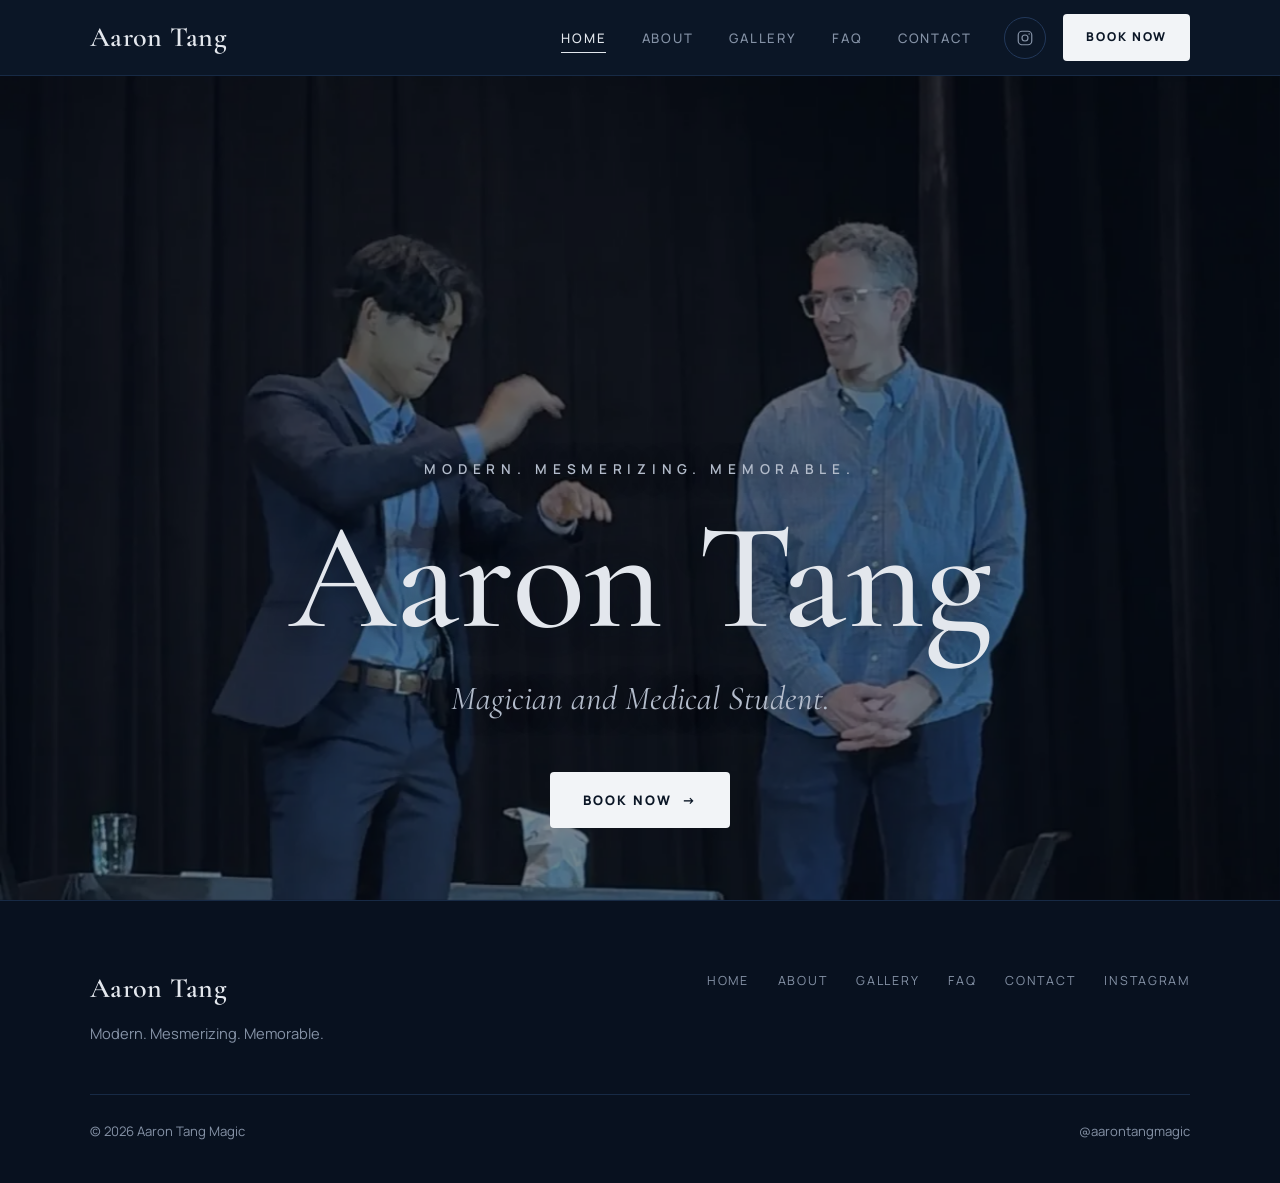
<file: index.html>
<!DOCTYPE html>
<html lang="en" class="no-js">
<head>
  <meta charset="utf-8">
  <meta name="viewport" content="width=device-width, initial-scale=1">
  <title>Aaron Tang | Magician and Medical Student</title>
  <meta name="description" content="Aaron Tang is a magician and medical student offering close-up, parlor and stage magic for weddings, birthdays, corporate events and fundraisers. Modern. Mesmerizing. Memorable.">
  <link rel="canonical" href="https://aarontangmagic.com/">
  <meta name="theme-color" content="#0b1626">
  <meta property="og:type" content="website">
  <meta property="og:site_name" content="Aaron Tang Magic">
  <meta property="og:title" content="Aaron Tang | Magician and Medical Student">
  <meta property="og:description" content="Aaron Tang is a magician and medical student offering close-up, parlor and stage magic for weddings, birthdays, corporate events and fundraisers. Modern. Mesmerizing. Memorable.">
  <meta property="og:url" content="https://aarontangmagic.com/">
  <meta property="og:image" content="https://aarontangmagic.com/assets/img/hero/stage-1600.jpg">
  <meta name="twitter:card" content="summary_large_image">
  <link rel="icon" href="/favicon.svg" type="image/svg+xml">
  <link rel="preconnect" href="https://fonts.googleapis.com">
  <link rel="preconnect" href="https://fonts.gstatic.com" crossorigin>
  <link rel="stylesheet" href="https://fonts.googleapis.com/css2?family=Cormorant+Garamond:ital,wght@0,500;0,600;1,500&family=Manrope:wght@400;500;600;700;800&display=swap">
  <link rel="stylesheet" href="/css/styles.css?v=3">
  <link rel="preload" as="image" type="image/webp" href="/assets/img/hero/stage-1600.webp" imagesrcset="/assets/img/hero/stage-800.webp 800w, /assets/img/hero/stage-1600.webp 1206w" imagesizes="100vw">
  <script type="application/ld+json">{"@context": "https://schema.org", "@type": "Person", "name": "Aaron Tang", "jobTitle": "Magician", "url": "https://aarontangmagic.com/", "image": "https://aarontangmagic.com/assets/img/hero/stage-1600.jpg", "description": "Close-up and stage magician available for private events, corporate events and charity performances.", "sameAs": ["https://www.instagram.com/aarontangmagic/"]}</script>
</head>
<body>
  <a class="skip-link" href="#main">Skip to content</a>
  <header class="site-header">
    <div class="container site-header__inner">
      <a class="brand" href="/">Aaron Tang</a>
      <nav class="nav" id="site-nav" aria-label="Main">
        <ul class="nav__list">
          <li><a class="nav__link" href="/" aria-current="page">Home</a></li>
          <li><a class="nav__link" href="/about">About</a></li>
          <li><a class="nav__link" href="/gallery">Gallery</a></li>
          <li><a class="nav__link" href="/faq">FAQ</a></li>
          <li><a class="nav__link" href="/contact">Contact</a></li>
        </ul>
      </nav>
      <div class="header-actions">
        <a class="social-link" href="https://www.instagram.com/aarontangmagic/" target="_blank" rel="noopener" aria-label="Aaron Tang on Instagram (@aarontangmagic)"><svg viewBox="0 0 24 24" fill="none" stroke="currentColor" stroke-width="1.6" aria-hidden="true"><rect x="3" y="3" width="18" height="18" rx="5"/><circle cx="12" cy="12" r="4"/><circle cx="17.5" cy="6.5" r="1" fill="currentColor" stroke="none"/></svg></a>
        <a class="btn btn--solid btn--small" href="/contact">Book Now</a>
      </div>
      <button class="nav-toggle" type="button" aria-controls="site-nav" aria-expanded="false" aria-label="Open menu"><span></span><span></span><span></span></button>
    </div>
  </header>

  <main id="main">
    <section class="hero" aria-labelledby="hero-title">
      <div class="hero__media"><picture><source type="image/webp" srcset="/assets/img/hero/stage-800.webp 800w, /assets/img/hero/stage-1600.webp 1206w" sizes="100vw"><img src="/assets/img/hero/stage-1600.jpg" width="1206" height="906" alt="Aaron Tang performing stage magic with an audience volunteer" fetchpriority="high" decoding="async"></picture></div>
      <div class="container hero__content">
        <p class="hero__tagline reveal">Modern. Mesmerizing. Memorable.</p>
        <h1 id="hero-title" class="reveal reveal-delay-1">Aaron Tang</h1>
        <p class="hero__role reveal reveal-delay-2">Magician and Medical Student.</p>
        <div class="reveal reveal-delay-3">
          <a class="btn btn--solid" href="/contact">Book Now <span class="arrow" aria-hidden="true">&rarr;</span></a>
        </div>
      </div>
    </section>

  </main>

  <footer class="site-footer">
    <div class="container">
      <div class="site-footer__top">
        <div>
          <a class="brand" href="/">Aaron Tang</a>
          <p class="site-footer__tag">Modern. Mesmerizing. Memorable.</p>
        </div>
        <ul class="footer-nav">
          <li><a href="/">Home</a></li>
          <li><a href="/about">About</a></li>
          <li><a href="/gallery">Gallery</a></li>
          <li><a href="/faq">FAQ</a></li>
          <li><a href="/contact">Contact</a></li>
          <li><a href="https://www.instagram.com/aarontangmagic/" target="_blank" rel="noopener">Instagram</a></li>
        </ul>
      </div>
      <div class="site-footer__bottom">
        <p>&copy; <span data-year>2026</span> Aaron Tang Magic</p>
        <a href="https://www.instagram.com/aarontangmagic/" target="_blank" rel="noopener">@aarontangmagic</a>
      </div>
    </div>
  </footer>
  <script src="/js/config.js?v=4"></script>
  <script src="/js/main.js?v=3" defer></script>
</body>
</html>
</file>
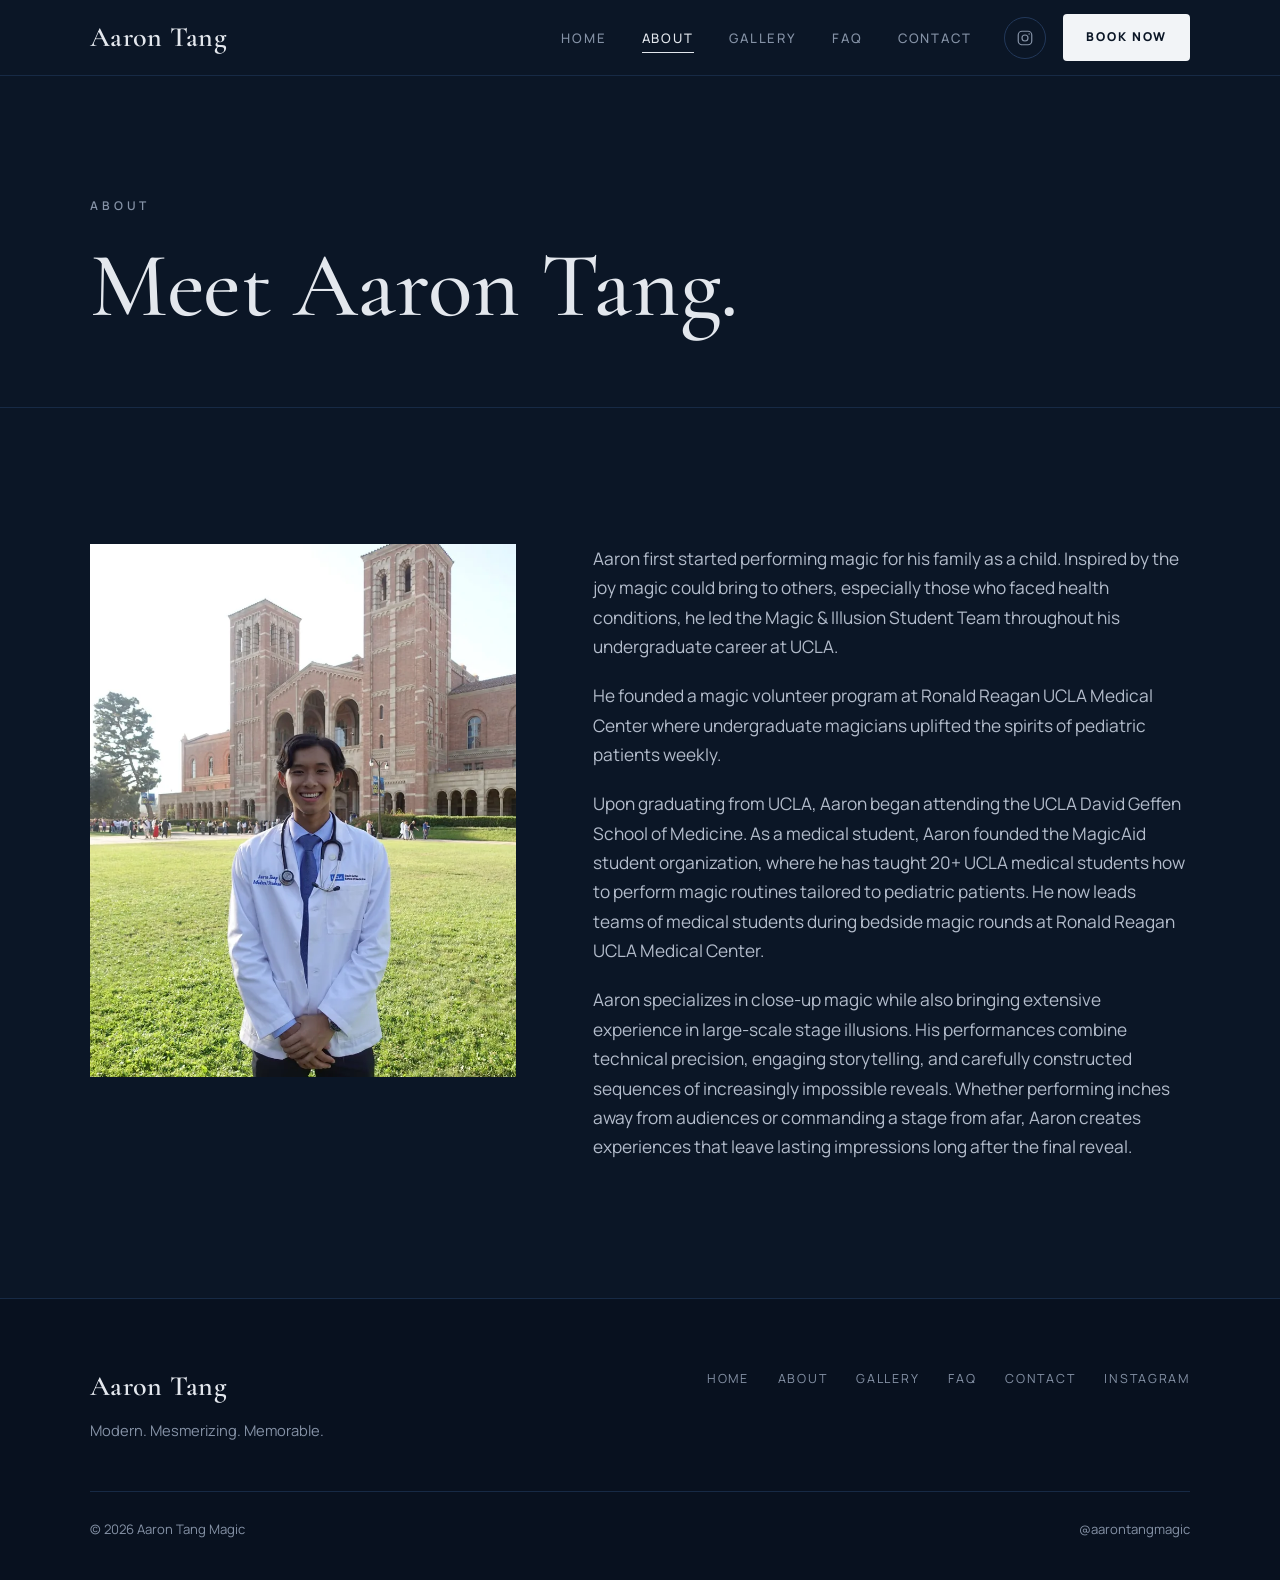
<file: about.html>
<!DOCTYPE html>
<html lang="en" class="no-js">
<head>
  <meta charset="utf-8">
  <meta name="viewport" content="width=device-width, initial-scale=1">
  <title>About Aaron Tang | Magician and Medical Student</title>
  <meta name="description" content="Aaron Tang began performing magic as a child, led UCLA's Magic & Illusion Student Team, and founded MagicAid at the UCLA David Geffen School of Medicine.">
  <link rel="canonical" href="https://aarontangmagic.com/about">
  <meta name="theme-color" content="#0b1626">
  <meta property="og:type" content="website">
  <meta property="og:site_name" content="Aaron Tang Magic">
  <meta property="og:title" content="About Aaron Tang | Magician and Medical Student">
  <meta property="og:description" content="Aaron Tang began performing magic as a child, led UCLA's Magic & Illusion Student Team, and founded MagicAid at the UCLA David Geffen School of Medicine.">
  <meta property="og:url" content="https://aarontangmagic.com/about">
  <meta property="og:image" content="https://aarontangmagic.com/assets/img/hero/stage-1600.jpg">
  <meta name="twitter:card" content="summary_large_image">
  <link rel="icon" href="/favicon.svg" type="image/svg+xml">
  <link rel="preconnect" href="https://fonts.googleapis.com">
  <link rel="preconnect" href="https://fonts.gstatic.com" crossorigin>
  <link rel="stylesheet" href="https://fonts.googleapis.com/css2?family=Cormorant+Garamond:ital,wght@0,500;0,600;1,500&family=Manrope:wght@400;500;600;700;800&display=swap">
  <link rel="stylesheet" href="/css/styles.css?v=3">
</head>
<body>
  <a class="skip-link" href="#main">Skip to content</a>
  <header class="site-header">
    <div class="container site-header__inner">
      <a class="brand" href="/">Aaron Tang</a>
      <nav class="nav" id="site-nav" aria-label="Main">
        <ul class="nav__list">
          <li><a class="nav__link" href="/">Home</a></li>
          <li><a class="nav__link" href="/about" aria-current="page">About</a></li>
          <li><a class="nav__link" href="/gallery">Gallery</a></li>
          <li><a class="nav__link" href="/faq">FAQ</a></li>
          <li><a class="nav__link" href="/contact">Contact</a></li>
        </ul>
      </nav>
      <div class="header-actions">
        <a class="social-link" href="https://www.instagram.com/aarontangmagic/" target="_blank" rel="noopener" aria-label="Aaron Tang on Instagram (@aarontangmagic)"><svg viewBox="0 0 24 24" fill="none" stroke="currentColor" stroke-width="1.6" aria-hidden="true"><rect x="3" y="3" width="18" height="18" rx="5"/><circle cx="12" cy="12" r="4"/><circle cx="17.5" cy="6.5" r="1" fill="currentColor" stroke="none"/></svg></a>
        <a class="btn btn--solid btn--small" href="/contact">Book Now</a>
      </div>
      <button class="nav-toggle" type="button" aria-controls="site-nav" aria-expanded="false" aria-label="Open menu"><span></span><span></span><span></span></button>
    </div>
  </header>

  <main id="main">
    <section class="page-header">
      <div class="container">
        <span class="eyebrow reveal">About</span>
        <h1 class="reveal reveal-delay-1">Meet Aaron Tang.</h1>
      </div>
    </section>

    <section class="section">
      <div class="container about">
        <div class="about__media reveal">
          <div class="frame"><picture><source type="image/webp" srcset="/assets/img/about/aaron-portrait-800.webp 800w, /assets/img/about/aaron-portrait-1600.webp 1600w" sizes="(max-width: 1020px) 100vw, 440px"><img src="/assets/img/about/aaron-portrait-1600.jpg" width="1600" height="2400" alt="Aaron Tang in his UCLA David Geffen School of Medicine white coat in front of Royce Hall" loading="lazy" decoding="async"></picture></div>
        </div>
        <div class="about__body reveal reveal-delay-1">
          <p>Aaron first started performing magic for his family as a child. Inspired by the joy magic could bring to others, especially those who faced health conditions, he led the Magic &amp; Illusion Student Team throughout his undergraduate career at UCLA.</p>
          <p>He founded a magic volunteer program at Ronald Reagan UCLA Medical Center where undergraduate magicians uplifted the spirits of pediatric patients weekly.</p>
          <p>Upon graduating from UCLA, Aaron began attending the UCLA David Geffen School of Medicine. As a medical student, Aaron founded the MagicAid student organization, where he has taught 20+ UCLA medical students how to perform magic routines tailored to pediatric patients. He now leads teams of medical students during bedside magic rounds at Ronald Reagan UCLA Medical Center.</p>
          <p>Aaron specializes in close-up magic while also bringing extensive experience in large-scale stage illusions. His performances combine technical precision, engaging storytelling, and carefully constructed sequences of increasingly impossible reveals. Whether performing inches away from audiences or commanding a stage from afar, Aaron creates experiences that leave lasting impressions long after the final reveal.</p>

        </div>
      </div>
    </section>
  </main>

  <footer class="site-footer">
    <div class="container">
      <div class="site-footer__top">
        <div>
          <a class="brand" href="/">Aaron Tang</a>
          <p class="site-footer__tag">Modern. Mesmerizing. Memorable.</p>
        </div>
        <ul class="footer-nav">
          <li><a href="/">Home</a></li>
          <li><a href="/about">About</a></li>
          <li><a href="/gallery">Gallery</a></li>
          <li><a href="/faq">FAQ</a></li>
          <li><a href="/contact">Contact</a></li>
          <li><a href="https://www.instagram.com/aarontangmagic/" target="_blank" rel="noopener">Instagram</a></li>
        </ul>
      </div>
      <div class="site-footer__bottom">
        <p>&copy; <span data-year>2026</span> Aaron Tang Magic</p>
        <a href="https://www.instagram.com/aarontangmagic/" target="_blank" rel="noopener">@aarontangmagic</a>
      </div>
    </div>
  </footer>
  <script src="/js/config.js?v=4"></script>
  <script src="/js/main.js?v=3" defer></script>
</body>
</html>
</file>
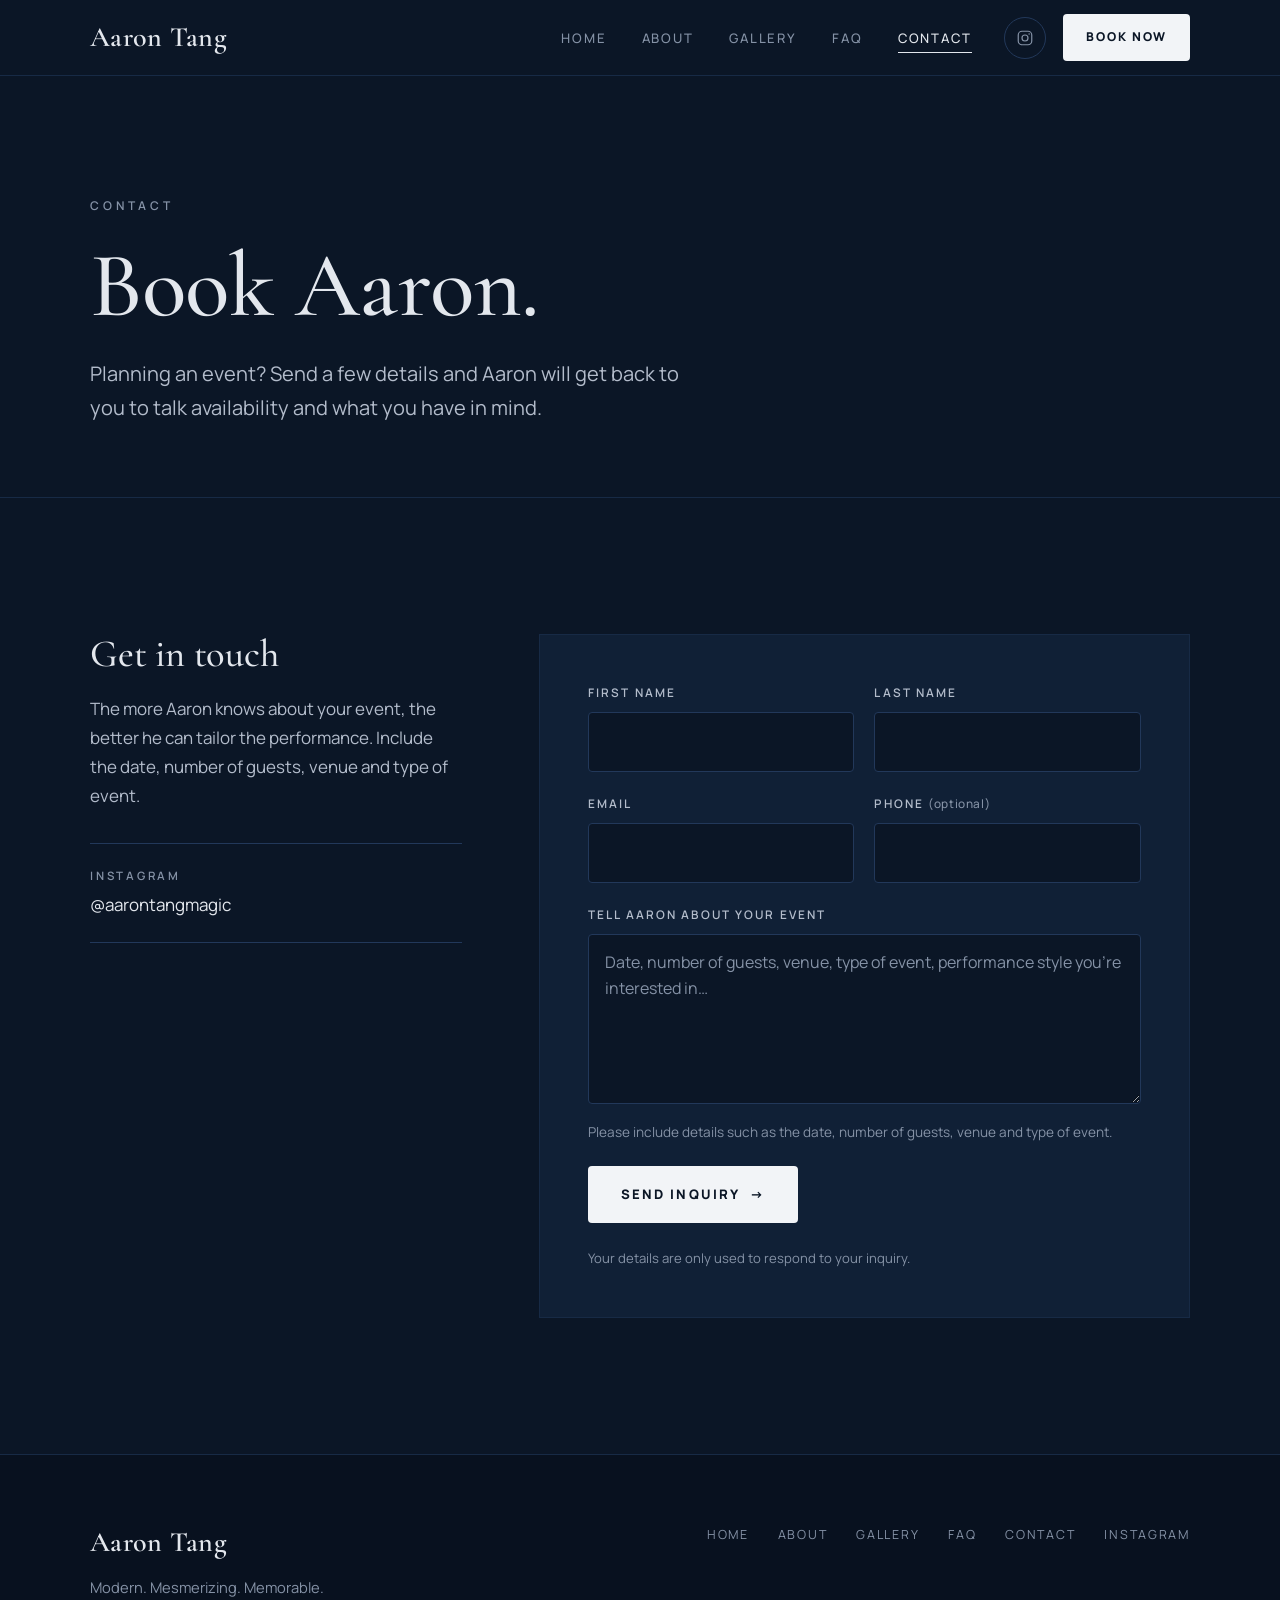
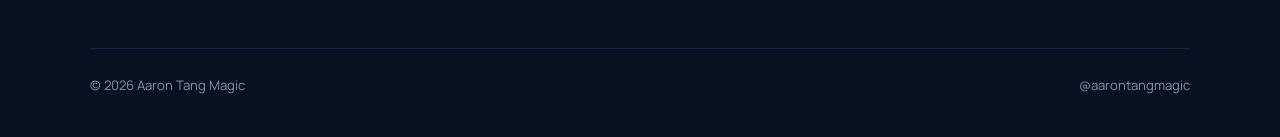
<file: contact.html>
<!DOCTYPE html>
<html lang="en" class="no-js">
<head>
  <meta charset="utf-8">
  <meta name="viewport" content="width=device-width, initial-scale=1">
  <title>Book Aaron Tang | Contact</title>
  <meta name="description" content="Book Aaron Tang for your wedding, birthday, corporate event or fundraiser. Send your event details through the inquiry form.">
  <link rel="canonical" href="https://aarontangmagic.com/contact">
  <meta name="theme-color" content="#0b1626">
  <meta property="og:type" content="website">
  <meta property="og:site_name" content="Aaron Tang Magic">
  <meta property="og:title" content="Book Aaron Tang | Contact">
  <meta property="og:description" content="Book Aaron Tang for your wedding, birthday, corporate event or fundraiser. Send your event details through the inquiry form.">
  <meta property="og:url" content="https://aarontangmagic.com/contact">
  <meta property="og:image" content="https://aarontangmagic.com/assets/img/hero/stage-1600.jpg">
  <meta name="twitter:card" content="summary_large_image">
  <link rel="icon" href="/favicon.svg" type="image/svg+xml">
  <link rel="preconnect" href="https://fonts.googleapis.com">
  <link rel="preconnect" href="https://fonts.gstatic.com" crossorigin>
  <link rel="stylesheet" href="https://fonts.googleapis.com/css2?family=Cormorant+Garamond:ital,wght@0,500;0,600;1,500&family=Manrope:wght@400;500;600;700;800&display=swap">
  <link rel="stylesheet" href="/css/styles.css?v=3">
</head>
<body>
  <a class="skip-link" href="#main">Skip to content</a>
  <header class="site-header">
    <div class="container site-header__inner">
      <a class="brand" href="/">Aaron Tang</a>
      <nav class="nav" id="site-nav" aria-label="Main">
        <ul class="nav__list">
          <li><a class="nav__link" href="/">Home</a></li>
          <li><a class="nav__link" href="/about">About</a></li>
          <li><a class="nav__link" href="/gallery">Gallery</a></li>
          <li><a class="nav__link" href="/faq">FAQ</a></li>
          <li><a class="nav__link" href="/contact" aria-current="page">Contact</a></li>
        </ul>
      </nav>
      <div class="header-actions">
        <a class="social-link" href="https://www.instagram.com/aarontangmagic/" target="_blank" rel="noopener" aria-label="Aaron Tang on Instagram (@aarontangmagic)"><svg viewBox="0 0 24 24" fill="none" stroke="currentColor" stroke-width="1.6" aria-hidden="true"><rect x="3" y="3" width="18" height="18" rx="5"/><circle cx="12" cy="12" r="4"/><circle cx="17.5" cy="6.5" r="1" fill="currentColor" stroke="none"/></svg></a>
        <a class="btn btn--solid btn--small" href="/contact">Book Now</a>
      </div>
      <button class="nav-toggle" type="button" aria-controls="site-nav" aria-expanded="false" aria-label="Open menu"><span></span><span></span><span></span></button>
    </div>
  </header>

  <main id="main">
    <section class="page-header">
      <div class="container">
        <span class="eyebrow reveal">Contact</span>
        <h1 class="reveal reveal-delay-1">Book Aaron.</h1>
        <p class="lead reveal reveal-delay-2">Planning an event? Send a few details and Aaron will get back to you to talk availability and what you have in mind.</p>
      </div>
    </section>

    <section class="section">
      <div class="container contact">
        <aside class="contact-aside reveal">
          <h2 style="font-size:clamp(1.9rem,3vw,2.4rem);margin-bottom:1.2rem">Get in touch</h2>
          <p>The more Aaron knows about your event, the better he can tailor the performance. Include the date, number of guests, venue and type of event.</p>
          <ul class="contact-info">
            <li data-email-row><span>Email</span><a data-booking-email href="#"></a></li>
            <li><span>Instagram</span><a href="https://www.instagram.com/aarontangmagic/" target="_blank" rel="noopener">@aarontangmagic</a></li>
          </ul>
        </aside>

        <form id="booking-form" class="form reveal reveal-delay-1" novalidate aria-describedby="form-intro">
          <p id="form-intro" class="visually-hidden">Booking inquiry form. Fields marked required must be filled in.</p>
          <div class="form__row">
            <div class="field">
              <label for="firstName">First name</label>
              <input id="firstName" name="firstName" type="text" autocomplete="given-name" required maxlength="80" aria-describedby="firstName-error">
              <p class="field__error" id="firstName-error" role="alert"></p>
            </div>
            <div class="field">
              <label for="lastName">Last name</label>
              <input id="lastName" name="lastName" type="text" autocomplete="family-name" required maxlength="80" aria-describedby="lastName-error">
              <p class="field__error" id="lastName-error" role="alert"></p>
            </div>
          </div>
          <div class="form__row">
            <div class="field">
              <label for="email">Email</label>
              <input id="email" name="email" type="email" autocomplete="email" required maxlength="160" aria-describedby="email-error">
              <p class="field__error" id="email-error" role="alert"></p>
            </div>
            <div class="field">
              <label for="phone">Phone <span class="optional">(optional)</span></label>
              <input id="phone" name="phone" type="tel" autocomplete="tel" maxlength="30" pattern="[0-9+()\-.\s]*" aria-describedby="phone-error">
              <p class="field__error" id="phone-error" role="alert"></p>
            </div>
          </div>
          <div class="field">
            <label for="message">Tell Aaron about your event</label>
            <textarea id="message" name="message" required minlength="20" maxlength="4000" aria-describedby="message-hint message-error" placeholder="Date, number of guests, venue, type of event, performance style you&rsquo;re interested in&hellip;"></textarea>
            <p class="field__hint" id="message-hint">Please include details such as the date, number of guests, venue and type of event.</p>
            <p class="field__error" id="message-error" role="alert"></p>
          </div>
          <div class="form__honeypot" aria-hidden="true">
            <label for="_honey">Leave this empty</label>
            <input id="_honey" name="_honey" type="text" tabindex="-1" autocomplete="off">
          </div>
          <div class="form__footer">
            <button class="btn btn--solid" type="submit">Send Inquiry <span class="arrow" aria-hidden="true">&rarr;</span></button>
            <small>Your details are only used to respond to your inquiry.</small>
          </div>
          <div class="form-status" role="status" aria-live="polite" tabindex="-1"></div>
        </form>
      </div>
    </section>
  </main>

  <footer class="site-footer">
    <div class="container">
      <div class="site-footer__top">
        <div>
          <a class="brand" href="/">Aaron Tang</a>
          <p class="site-footer__tag">Modern. Mesmerizing. Memorable.</p>
        </div>
        <ul class="footer-nav">
          <li><a href="/">Home</a></li>
          <li><a href="/about">About</a></li>
          <li><a href="/gallery">Gallery</a></li>
          <li><a href="/faq">FAQ</a></li>
          <li><a href="/contact">Contact</a></li>
          <li><a href="https://www.instagram.com/aarontangmagic/" target="_blank" rel="noopener">Instagram</a></li>
        </ul>
      </div>
      <div class="site-footer__bottom">
        <p>&copy; <span data-year>2026</span> Aaron Tang Magic</p>
        <a href="https://www.instagram.com/aarontangmagic/" target="_blank" rel="noopener">@aarontangmagic</a>
      </div>
    </div>
  </footer>
  <script src="/js/config.js?v=4"></script>
  <script src="/js/main.js?v=3" defer></script>
</body>
</html>
</file>
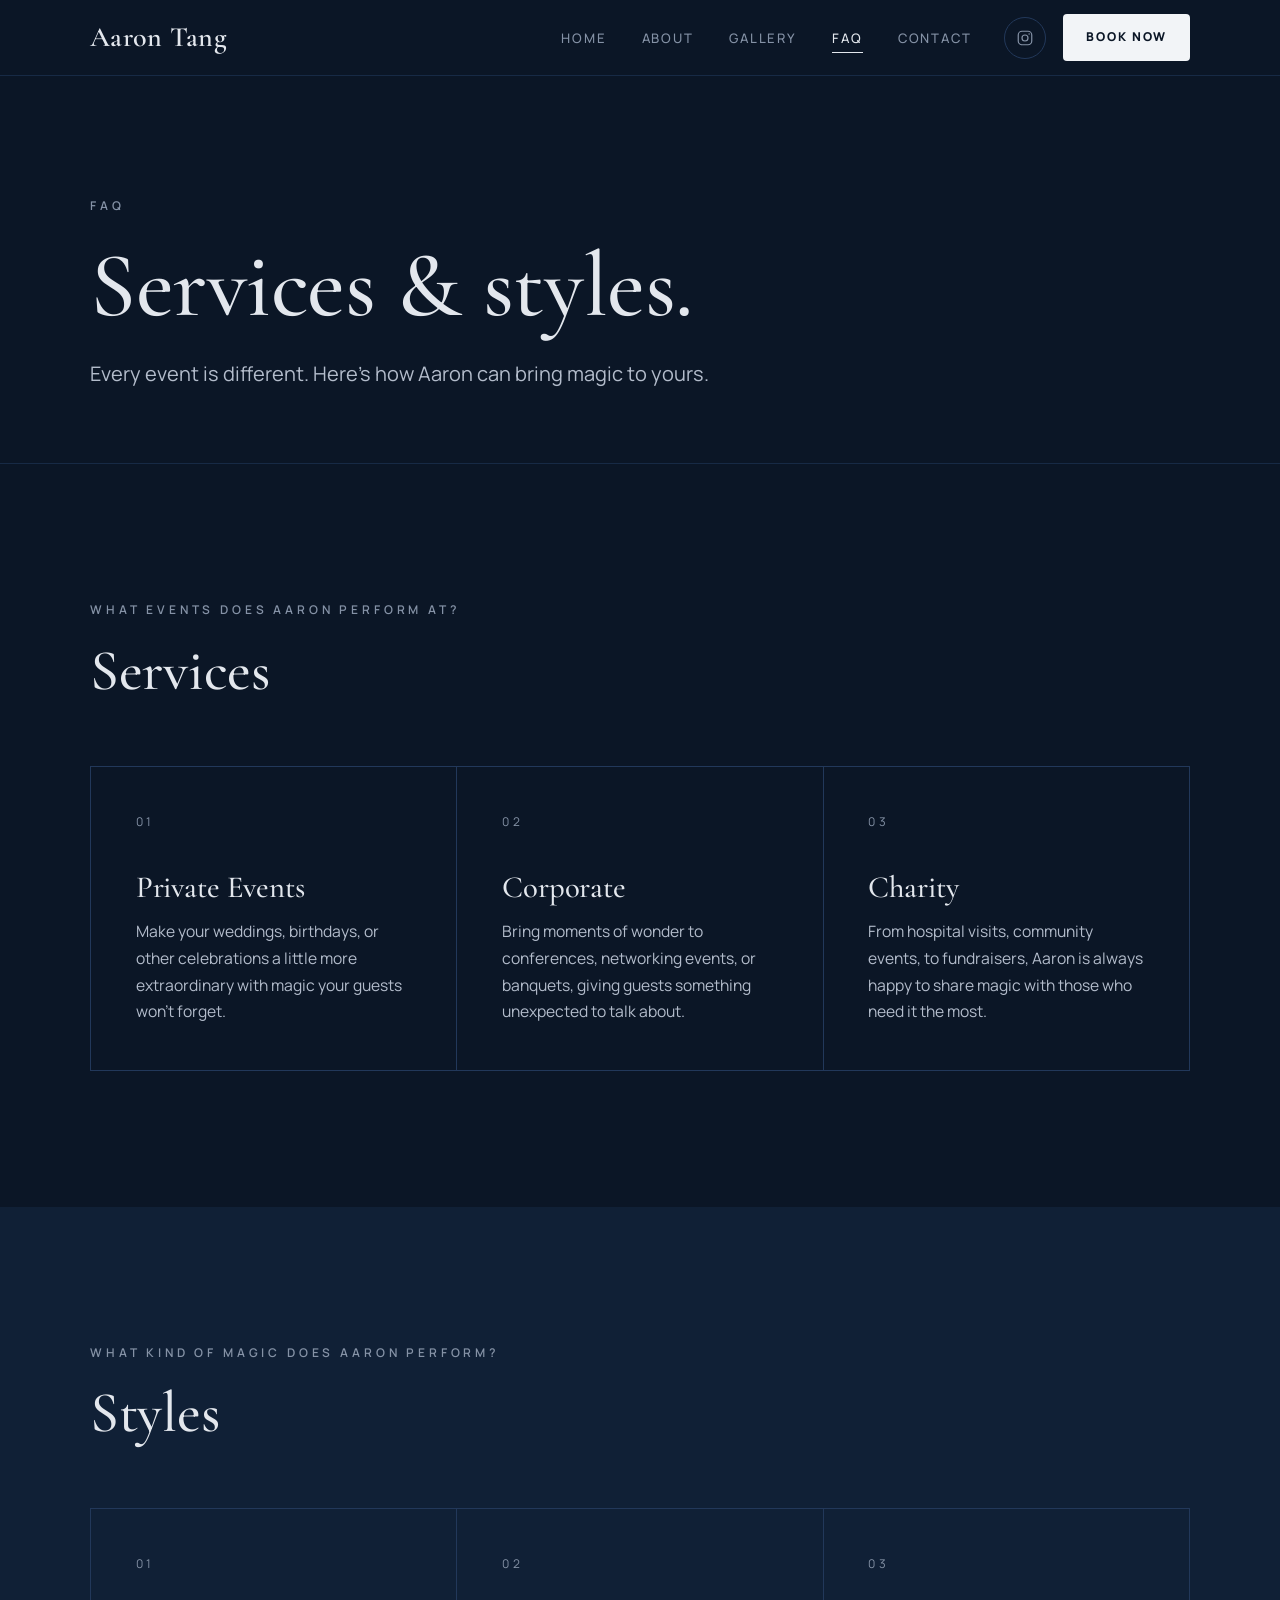
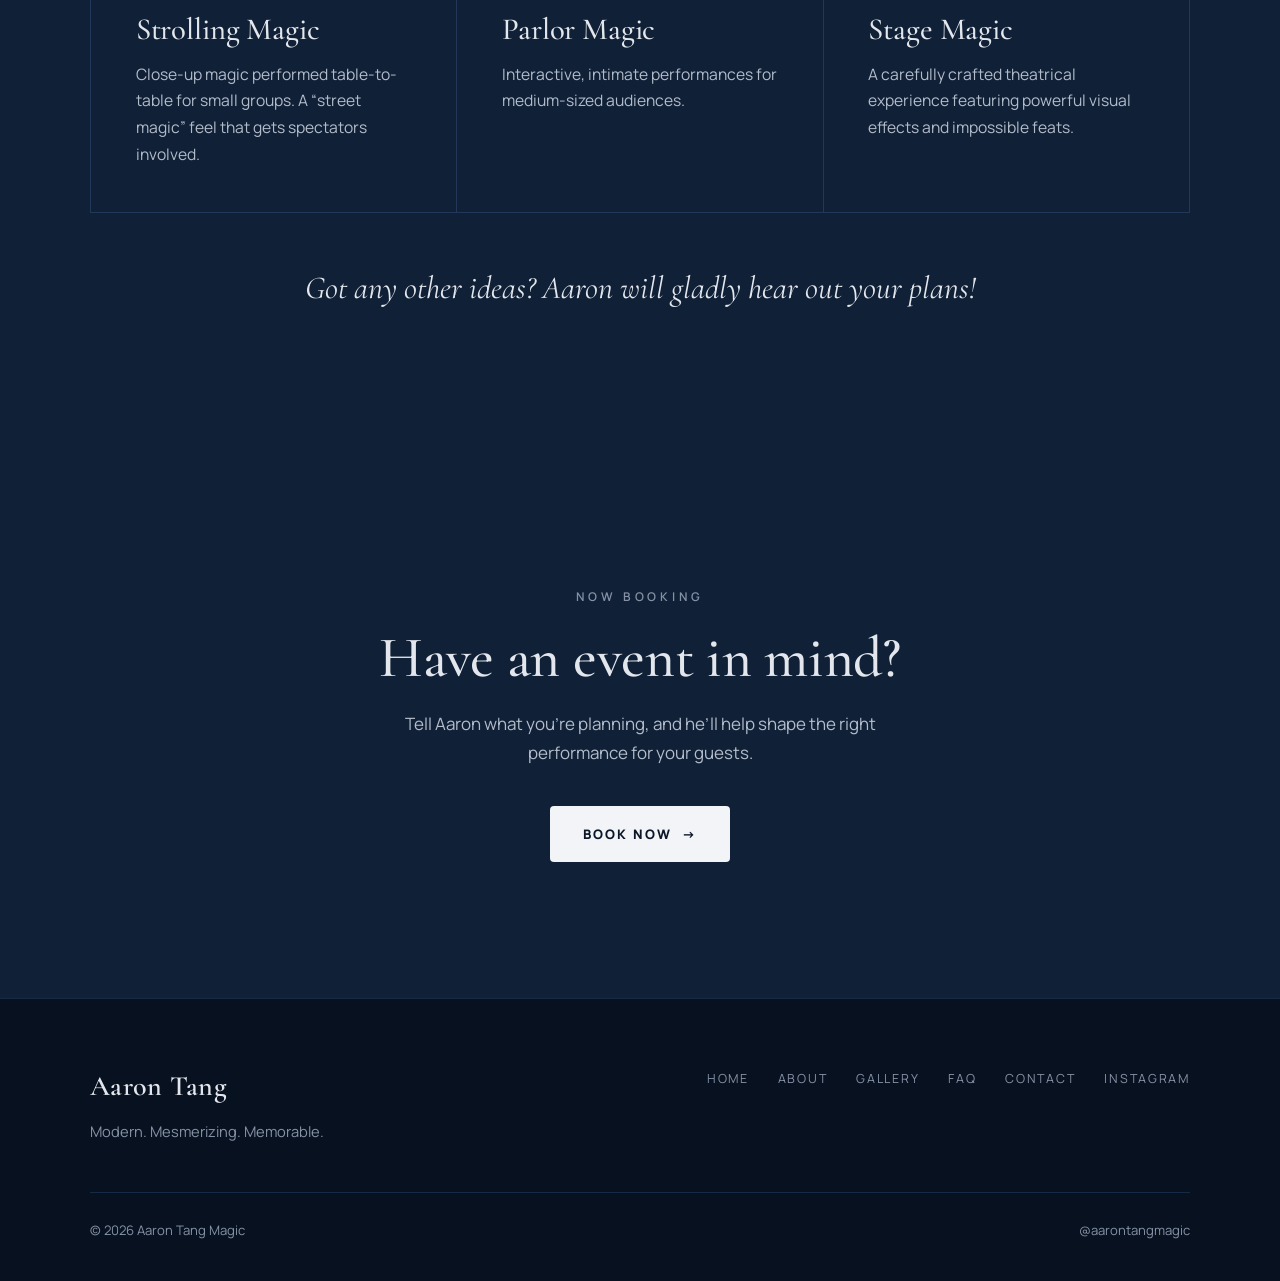
<file: faq.html>
<!DOCTYPE html>
<html lang="en" class="no-js">
<head>
  <meta charset="utf-8">
  <meta name="viewport" content="width=device-width, initial-scale=1">
  <title>Services & Performance Styles | Aaron Tang Magic</title>
  <meta name="description" content="Book Aaron Tang for private events, corporate events and charity performances, with strolling, parlor or stage magic to fit your audience.">
  <link rel="canonical" href="https://aarontangmagic.com/faq">
  <meta name="theme-color" content="#0b1626">
  <meta property="og:type" content="website">
  <meta property="og:site_name" content="Aaron Tang Magic">
  <meta property="og:title" content="Services & Performance Styles | Aaron Tang Magic">
  <meta property="og:description" content="Book Aaron Tang for private events, corporate events and charity performances, with strolling, parlor or stage magic to fit your audience.">
  <meta property="og:url" content="https://aarontangmagic.com/faq">
  <meta property="og:image" content="https://aarontangmagic.com/assets/img/hero/stage-1600.jpg">
  <meta name="twitter:card" content="summary_large_image">
  <link rel="icon" href="/favicon.svg" type="image/svg+xml">
  <link rel="preconnect" href="https://fonts.googleapis.com">
  <link rel="preconnect" href="https://fonts.gstatic.com" crossorigin>
  <link rel="stylesheet" href="https://fonts.googleapis.com/css2?family=Cormorant+Garamond:ital,wght@0,500;0,600;1,500&family=Manrope:wght@400;500;600;700;800&display=swap">
  <link rel="stylesheet" href="/css/styles.css?v=3">
</head>
<body>
  <a class="skip-link" href="#main">Skip to content</a>
  <header class="site-header">
    <div class="container site-header__inner">
      <a class="brand" href="/">Aaron Tang</a>
      <nav class="nav" id="site-nav" aria-label="Main">
        <ul class="nav__list">
          <li><a class="nav__link" href="/">Home</a></li>
          <li><a class="nav__link" href="/about">About</a></li>
          <li><a class="nav__link" href="/gallery">Gallery</a></li>
          <li><a class="nav__link" href="/faq" aria-current="page">FAQ</a></li>
          <li><a class="nav__link" href="/contact">Contact</a></li>
        </ul>
      </nav>
      <div class="header-actions">
        <a class="social-link" href="https://www.instagram.com/aarontangmagic/" target="_blank" rel="noopener" aria-label="Aaron Tang on Instagram (@aarontangmagic)"><svg viewBox="0 0 24 24" fill="none" stroke="currentColor" stroke-width="1.6" aria-hidden="true"><rect x="3" y="3" width="18" height="18" rx="5"/><circle cx="12" cy="12" r="4"/><circle cx="17.5" cy="6.5" r="1" fill="currentColor" stroke="none"/></svg></a>
        <a class="btn btn--solid btn--small" href="/contact">Book Now</a>
      </div>
      <button class="nav-toggle" type="button" aria-controls="site-nav" aria-expanded="false" aria-label="Open menu"><span></span><span></span><span></span></button>
    </div>
  </header>

  <main id="main">
    <section class="page-header">
      <div class="container">
        <span class="eyebrow reveal">FAQ</span>
        <h1 class="reveal reveal-delay-1">Services &amp; styles.</h1>
        <p class="lead reveal reveal-delay-2">Every event is different. Here&rsquo;s how Aaron can bring magic to yours.</p>
      </div>
    </section>

    <section class="section" aria-labelledby="services-title">
      <div class="container">
        <div class="section-head reveal">
          <span class="eyebrow">What events does Aaron perform at?</span>
          <h2 id="services-title">Services</h2>
        </div>
        <div class="grid-3" role="list" aria-label="Services">
          <article role="listitem" class="cell reveal reveal-delay-0">
            <span class="cell__num">01</span>
            <h3>Private Events</h3>
            <p>Make your weddings, birthdays, or other celebrations a little more extraordinary with magic your guests won&rsquo;t forget.</p>
          </article>
          <article role="listitem" class="cell reveal reveal-delay-1">
            <span class="cell__num">02</span>
            <h3>Corporate</h3>
            <p>Bring moments of wonder to conferences, networking events, or banquets, giving guests something unexpected to talk about.</p>
          </article>
          <article role="listitem" class="cell reveal reveal-delay-2">
            <span class="cell__num">03</span>
            <h3>Charity</h3>
            <p>From hospital visits, community events, to fundraisers, Aaron is always happy to share magic with those who need it the most.</p>
          </article>
        </div>
      </div>
    </section>

    <section class="section section--alt" aria-labelledby="styles-title">
      <div class="container">
        <div class="section-head reveal">
          <span class="eyebrow">What kind of magic does Aaron perform?</span>
          <h2 id="styles-title">Styles</h2>
        </div>
        <div class="grid-3" role="list" aria-label="Performance styles">
          <article role="listitem" class="cell reveal reveal-delay-0">
            <span class="cell__num">01</span>
            <h3>Strolling Magic</h3>
            <p>Close-up magic performed table-to-table for small groups. A &ldquo;street magic&rdquo; feel that gets spectators involved.</p>
          </article>
          <article role="listitem" class="cell reveal reveal-delay-1">
            <span class="cell__num">02</span>
            <h3>Parlor Magic</h3>
            <p>Interactive, intimate performances for medium-sized audiences.</p>
          </article>
          <article role="listitem" class="cell reveal reveal-delay-2">
            <span class="cell__num">03</span>
            <h3>Stage Magic</h3>
            <p>A carefully crafted theatrical experience featuring powerful visual effects and impossible feats.</p>
          </article>
        </div>
        <p class="note reveal">Got any other ideas? Aaron will gladly hear out your plans!</p>
      </div>
    </section>

    <section class="section section--alt cta">
      <div class="container reveal">
        <span class="eyebrow">Now booking</span>
        <h2>Have an event in mind?</h2>
        <p>Tell Aaron what you&rsquo;re planning, and he&rsquo;ll help shape the right performance for your guests.</p>
        <a class="btn btn--solid" href="/contact">Book Now <span class="arrow" aria-hidden="true">&rarr;</span></a>
      </div>
    </section>
  </main>

  <footer class="site-footer">
    <div class="container">
      <div class="site-footer__top">
        <div>
          <a class="brand" href="/">Aaron Tang</a>
          <p class="site-footer__tag">Modern. Mesmerizing. Memorable.</p>
        </div>
        <ul class="footer-nav">
          <li><a href="/">Home</a></li>
          <li><a href="/about">About</a></li>
          <li><a href="/gallery">Gallery</a></li>
          <li><a href="/faq">FAQ</a></li>
          <li><a href="/contact">Contact</a></li>
          <li><a href="https://www.instagram.com/aarontangmagic/" target="_blank" rel="noopener">Instagram</a></li>
        </ul>
      </div>
      <div class="site-footer__bottom">
        <p>&copy; <span data-year>2026</span> Aaron Tang Magic</p>
        <a href="https://www.instagram.com/aarontangmagic/" target="_blank" rel="noopener">@aarontangmagic</a>
      </div>
    </div>
  </footer>
  <script src="/js/config.js?v=4"></script>
  <script src="/js/main.js?v=3" defer></script>
</body>
</html>
</file>
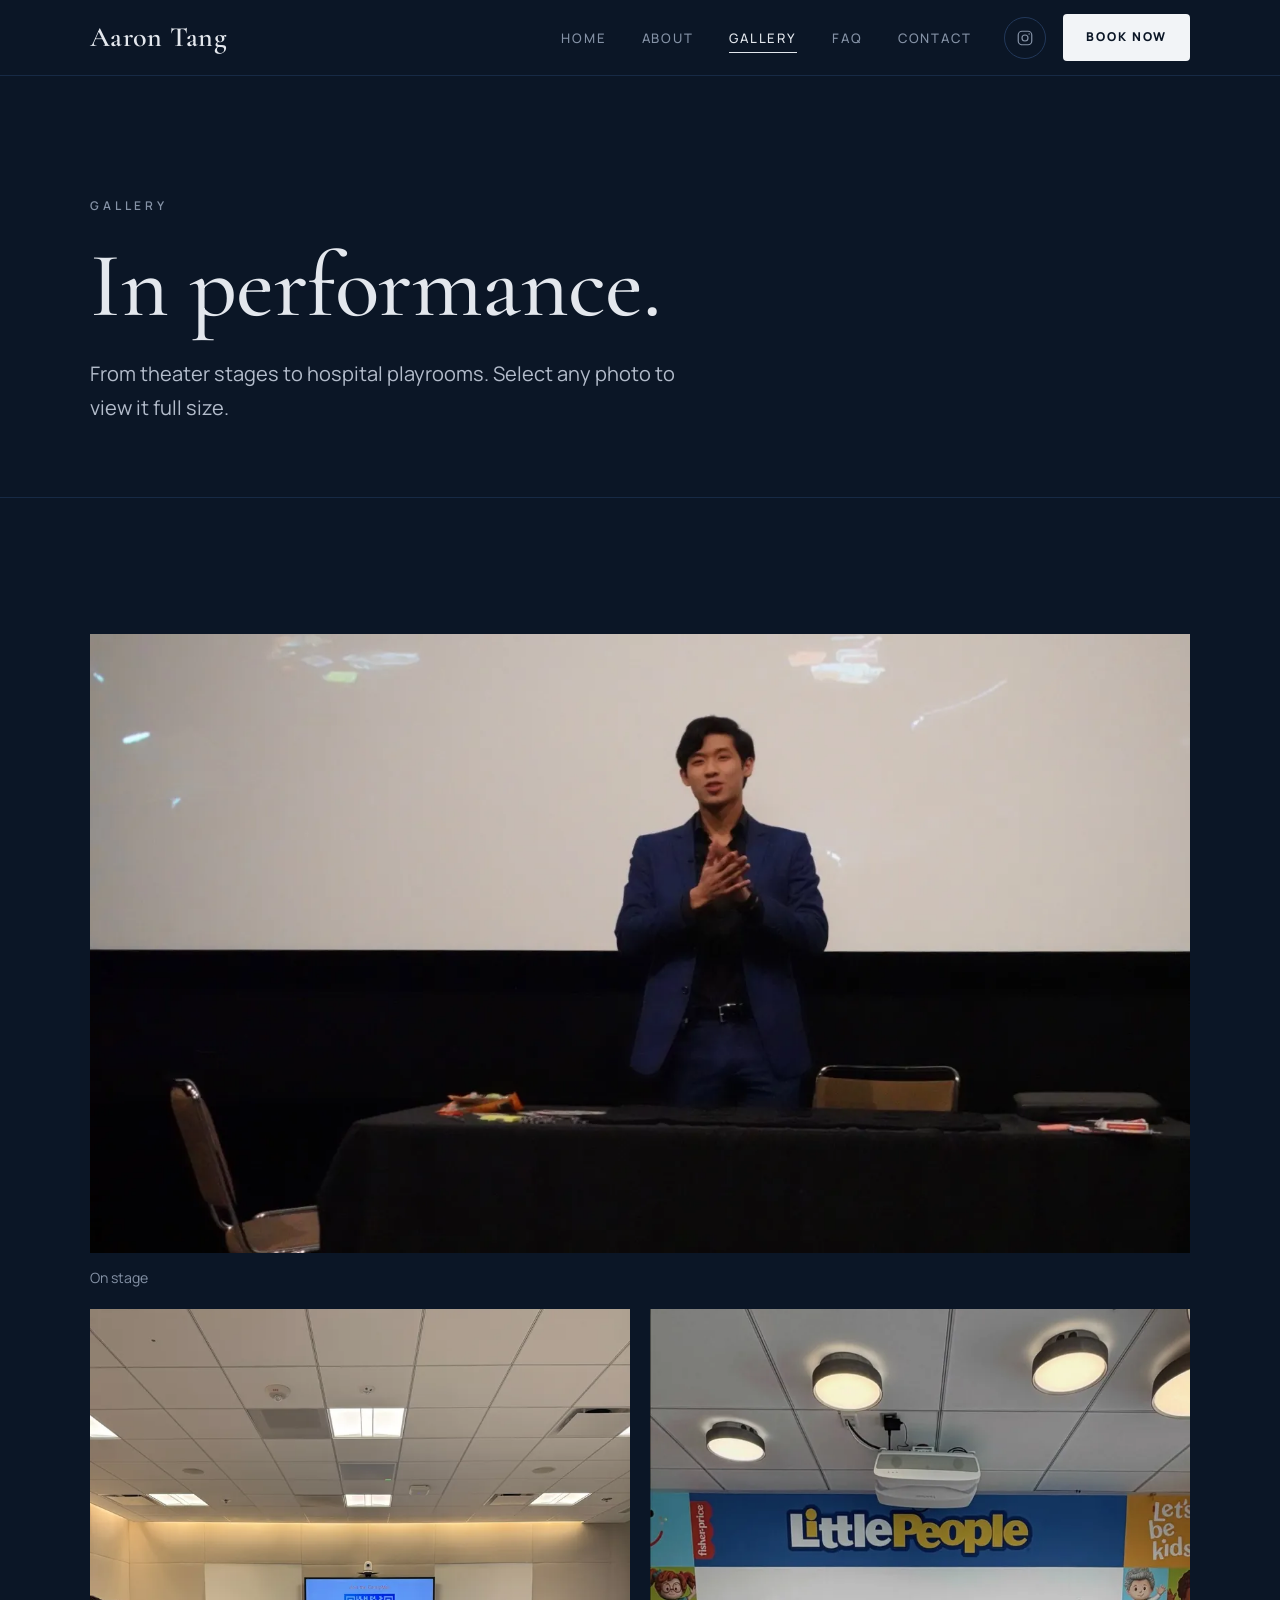
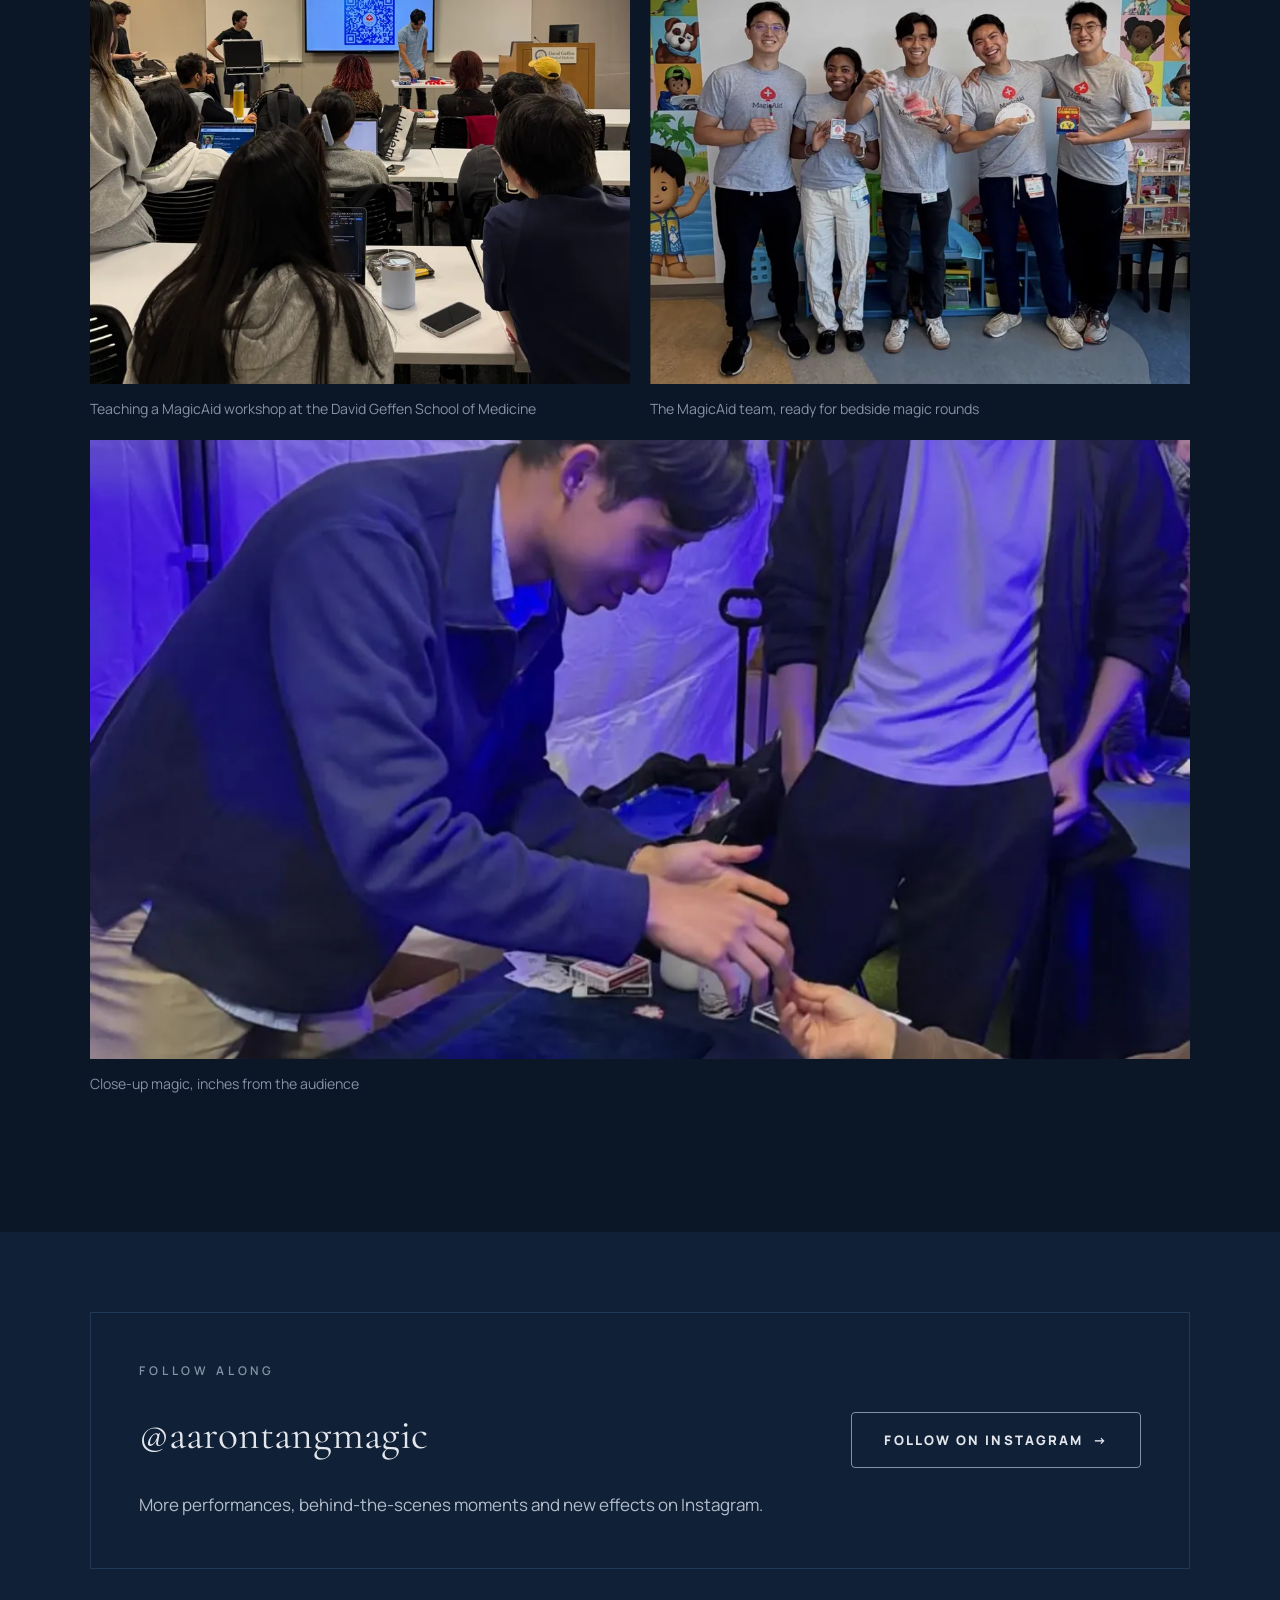
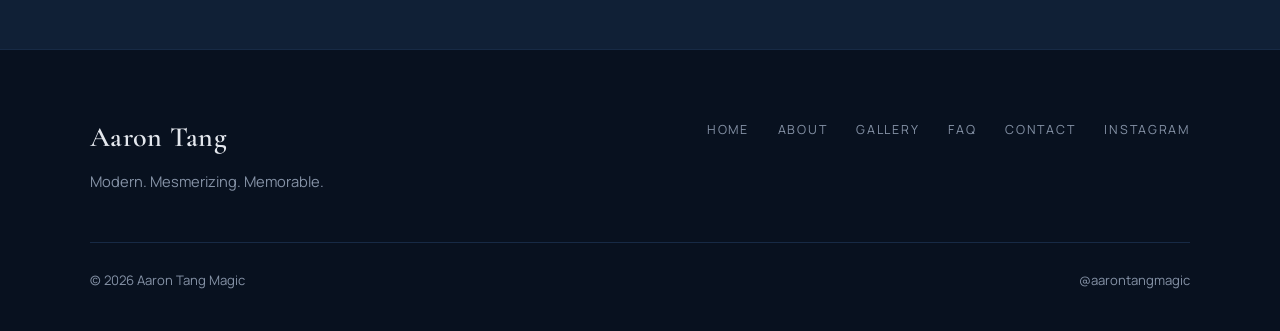
<file: gallery.html>
<!DOCTYPE html>
<html lang="en" class="no-js">
<head>
  <meta charset="utf-8">
  <meta name="viewport" content="width=device-width, initial-scale=1">
  <title>Gallery | Aaron Tang Magic</title>
  <meta name="description" content="Photos of Aaron Tang performing stage and close-up magic, teaching MagicAid workshops and bringing magic to pediatric patients at UCLA.">
  <link rel="canonical" href="https://aarontangmagic.com/gallery">
  <meta name="theme-color" content="#0b1626">
  <meta property="og:type" content="website">
  <meta property="og:site_name" content="Aaron Tang Magic">
  <meta property="og:title" content="Gallery | Aaron Tang Magic">
  <meta property="og:description" content="Photos of Aaron Tang performing stage and close-up magic, teaching MagicAid workshops and bringing magic to pediatric patients at UCLA.">
  <meta property="og:url" content="https://aarontangmagic.com/gallery">
  <meta property="og:image" content="https://aarontangmagic.com/assets/img/hero/stage-1600.jpg">
  <meta name="twitter:card" content="summary_large_image">
  <link rel="icon" href="/favicon.svg" type="image/svg+xml">
  <link rel="preconnect" href="https://fonts.googleapis.com">
  <link rel="preconnect" href="https://fonts.gstatic.com" crossorigin>
  <link rel="stylesheet" href="https://fonts.googleapis.com/css2?family=Cormorant+Garamond:ital,wght@0,500;0,600;1,500&family=Manrope:wght@400;500;600;700;800&display=swap">
  <link rel="stylesheet" href="/css/styles.css?v=3">
</head>
<body>
  <a class="skip-link" href="#main">Skip to content</a>
  <header class="site-header">
    <div class="container site-header__inner">
      <a class="brand" href="/">Aaron Tang</a>
      <nav class="nav" id="site-nav" aria-label="Main">
        <ul class="nav__list">
          <li><a class="nav__link" href="/">Home</a></li>
          <li><a class="nav__link" href="/about">About</a></li>
          <li><a class="nav__link" href="/gallery" aria-current="page">Gallery</a></li>
          <li><a class="nav__link" href="/faq">FAQ</a></li>
          <li><a class="nav__link" href="/contact">Contact</a></li>
        </ul>
      </nav>
      <div class="header-actions">
        <a class="social-link" href="https://www.instagram.com/aarontangmagic/" target="_blank" rel="noopener" aria-label="Aaron Tang on Instagram (@aarontangmagic)"><svg viewBox="0 0 24 24" fill="none" stroke="currentColor" stroke-width="1.6" aria-hidden="true"><rect x="3" y="3" width="18" height="18" rx="5"/><circle cx="12" cy="12" r="4"/><circle cx="17.5" cy="6.5" r="1" fill="currentColor" stroke="none"/></svg></a>
        <a class="btn btn--solid btn--small" href="/contact">Book Now</a>
      </div>
      <button class="nav-toggle" type="button" aria-controls="site-nav" aria-expanded="false" aria-label="Open menu"><span></span><span></span><span></span></button>
    </div>
  </header>

  <main id="main">
    <section class="page-header">
      <div class="container">
        <span class="eyebrow reveal">Gallery</span>
        <h1 class="reveal reveal-delay-1">In performance.</h1>
        <p class="lead reveal reveal-delay-2">From theater stages to hospital playrooms. Select any photo to view it full size.</p>
      </div>
    </section>

    <section class="section">
      <div class="container">
        <!--
          ADDING PHOTOS
          1. Run:  python3 tools/optimize_images.py my-photo.jpg assets/img/gallery/05-short-name
          2. Copy one <figure> block below, paste it where you want it,
             and change the file names, alt text and caption.
          Size options: add "gallery__item--wide" (full width) or "gallery__item--tall" (portrait)
          to the figure's class; leave both off for a standard half-width photo.
        -->
        <div class="gallery">
          <!-- Photo: assets/img/gallery/01-theater-show -->
          <figure class="gallery__item gallery__item--wide reveal reveal-delay-0">
            <button class="gallery__btn" type="button" data-lightbox data-full="/assets/img/gallery/01-theater-show-1600.jpg" data-caption="On stage">
              <picture><source type="image/webp" srcset="/assets/img/gallery/01-theater-show-800.webp 800w, /assets/img/gallery/01-theater-show-1600.webp 1534w" sizes="(max-width: 1180px) 100vw, 1140px"><img src="/assets/img/gallery/01-theater-show-1600.jpg" width="1534" height="1025" alt="Aaron Tang performing on stage in front of a projection screen" loading="lazy" decoding="async"></picture>
            </button>
            <figcaption class="gallery__caption">On stage</figcaption>
          </figure>
          <!-- Photo: assets/img/gallery/02-magicaid-workshop -->
          <figure class="gallery__item gallery__item--tall reveal reveal-delay-0">
            <button class="gallery__btn" type="button" data-lightbox data-full="/assets/img/gallery/02-magicaid-workshop-1600.jpg" data-caption="Teaching a MagicAid workshop at the David Geffen School of Medicine">
              <picture><source type="image/webp" srcset="/assets/img/gallery/02-magicaid-workshop-800.webp 800w, /assets/img/gallery/02-magicaid-workshop-1600.webp 1600w" sizes="(max-width: 640px) 100vw, 580px"><img src="/assets/img/gallery/02-magicaid-workshop-1600.jpg" width="1600" height="2133" alt="Aaron teaching a magic routine to medical students in a lecture room" loading="lazy" decoding="async"></picture>
            </button>
            <figcaption class="gallery__caption">Teaching a MagicAid workshop at the David Geffen School of Medicine</figcaption>
          </figure>
          <!-- Photo: assets/img/gallery/03-magicaid-team -->
          <figure class="gallery__item gallery__item--tall reveal reveal-delay-1">
            <button class="gallery__btn" type="button" data-lightbox data-full="/assets/img/gallery/03-magicaid-team-1600.jpg" data-caption="The MagicAid team, ready for bedside magic rounds">
              <picture><source type="image/webp" srcset="/assets/img/gallery/03-magicaid-team-800.webp 800w, /assets/img/gallery/03-magicaid-team-1600.webp 1206w" sizes="(max-width: 640px) 100vw, 580px"><img src="/assets/img/gallery/03-magicaid-team-1600.jpg" width="1206" height="1581" alt="Aaron and four MagicAid teammates holding playing cards in a hospital playroom" loading="lazy" decoding="async"></picture>
            </button>
            <figcaption class="gallery__caption">The MagicAid team, ready for bedside magic rounds</figcaption>
          </figure>
          <!-- Photo: assets/img/gallery/04-close-up -->
          <figure class="gallery__item gallery__item--wide reveal reveal-delay-0">
            <button class="gallery__btn" type="button" data-lightbox data-full="/assets/img/gallery/04-close-up-1600.jpg" data-caption="Close-up magic, inches from the audience">
              <picture><source type="image/webp" srcset="/assets/img/gallery/04-close-up-800.webp 800w, /assets/img/gallery/04-close-up-1600.webp 1206w" sizes="(max-width: 1180px) 100vw, 1140px"><img src="/assets/img/gallery/04-close-up-1600.jpg" width="1206" height="801" alt="Aaron performing close-up magic for a guest at a table" loading="lazy" decoding="async"></picture>
            </button>
            <figcaption class="gallery__caption">Close-up magic, inches from the audience</figcaption>
          </figure>
        </div>
      </div>
    </section>

    <section class="section section--tight section--alt">
      <div class="container">
        <div class="instagram reveal">
          <div>
            <span class="eyebrow">Follow along</span>
            <p class="instagram__handle">@aarontangmagic</p>
            <p>More performances, behind-the-scenes moments and new effects on Instagram.</p>
          </div>
          <a class="btn btn--outline" href="https://www.instagram.com/aarontangmagic/" target="_blank" rel="noopener">Follow on Instagram <span class="arrow" aria-hidden="true">&rarr;</span></a>
        </div>
        <!-- Instagram posts listed in js/config.js appear here -->
        <div class="instagram-feed" data-instagram-feed></div>
      </div>
    </section>
  </main>

  <footer class="site-footer">
    <div class="container">
      <div class="site-footer__top">
        <div>
          <a class="brand" href="/">Aaron Tang</a>
          <p class="site-footer__tag">Modern. Mesmerizing. Memorable.</p>
        </div>
        <ul class="footer-nav">
          <li><a href="/">Home</a></li>
          <li><a href="/about">About</a></li>
          <li><a href="/gallery">Gallery</a></li>
          <li><a href="/faq">FAQ</a></li>
          <li><a href="/contact">Contact</a></li>
          <li><a href="https://www.instagram.com/aarontangmagic/" target="_blank" rel="noopener">Instagram</a></li>
        </ul>
      </div>
      <div class="site-footer__bottom">
        <p>&copy; <span data-year>2026</span> Aaron Tang Magic</p>
        <a href="https://www.instagram.com/aarontangmagic/" target="_blank" rel="noopener">@aarontangmagic</a>
      </div>
    </div>
  </footer>
  <script src="/js/config.js?v=4"></script>
  <script src="/js/main.js?v=3" defer></script>
</body>
</html>
</file>
<file: css/styles.css>
/* =============================================================
   Aaron Tang Magic
   Design: "Midnight theatre" — solid navy, gray type, no gradients.
   Sections: 1 tokens · 2 base · 3 layout · 4 components · 5 pages · 6 utilities
   ============================================================= */

/* 1. TOKENS ---------------------------------------------------- */
:root {
  --navy-950: #08111f;   /* footer */
  --navy-900: #0b1626;   /* page background */
  --navy-800: #102036;   /* alternate sections */
  --navy-700: #172a45;   /* cards, inputs */
  --navy-600: #22385a;   /* borders, hover */
  --gray-50:  #f2f4f7;   /* button fill */
  --gray-100: #e3e7ed;   /* headings */
  --gray-300: #b3bccb;   /* body text */
  --gray-500: #8592a6;   /* muted text, icons */
  --success:  #8fc9a3;
  --error:    #e59a9a;

  --font-display: "Cormorant Garamond", "Times New Roman", serif;
  --font-body: "Manrope", system-ui, -apple-system, "Segoe UI", Roboto, sans-serif;

  --max: 1180px;
  --gutter: clamp(1.25rem, 4vw, 2.5rem);
  --header-h: 76px;
  --radius: 4px;
  --ease: cubic-bezier(.2, .7, .2, 1);
}

/* 2. BASE ------------------------------------------------------ */
*, *::before, *::after { box-sizing: border-box; }
* { margin: 0; }
html { scroll-behavior: smooth; scroll-padding-top: var(--header-h); -webkit-text-size-adjust: 100%; }
body {
  background: var(--navy-900);
  color: var(--gray-300);
  font-family: var(--font-body);
  font-size: 1.0625rem;
  line-height: 1.7;
  -webkit-font-smoothing: antialiased;
  text-rendering: optimizeLegibility;
}
img, picture, video { display: block; max-width: 100%; height: auto; }
a { color: inherit; text-decoration: none; }
button, input, textarea { font: inherit; color: inherit; }
h1, h2, h3 {
  font-family: var(--font-display);
  color: var(--gray-100);
  font-weight: 500;
  line-height: 1.08;
  letter-spacing: -0.005em;
}
h1 { font-size: clamp(3rem, 8vw, 6.5rem); }
h2 { font-size: clamp(2.2rem, 4.6vw, 3.6rem); }
h3 { font-size: clamp(1.6rem, 2.4vw, 2rem); }
p + p { margin-top: 1.15em; }
::selection { background: var(--gray-100); color: var(--navy-900); }
:focus-visible { outline: 2px solid var(--gray-100); outline-offset: 3px; }

.skip-link {
  position: absolute; left: 1rem; top: -100px; z-index: 200;
  background: var(--gray-50); color: var(--navy-900); padding: .7rem 1.1rem; font-weight: 700;
}
.skip-link:focus { top: 1rem; }
.visually-hidden {
  position: absolute !important; width: 1px; height: 1px; overflow: hidden;
  clip: rect(0 0 0 0); white-space: nowrap;
}

/* 3. LAYOUT ---------------------------------------------------- */
.container { width: 100%; max-width: var(--max); margin-inline: auto; padding-inline: var(--gutter); }
.section { padding-block: clamp(5rem, 11vw, 8.5rem); }
.section--alt { background: var(--navy-800); }
.section--tight { padding-block: clamp(3.5rem, 7vw, 5rem); }
.section-head { max-width: 680px; margin-bottom: clamp(2.8rem, 5vw, 4rem); }
.section-head--center { margin-inline: auto; text-align: center; }
.section-head h2 + p { margin-top: 1.2rem; }

.grid-3 { display: grid; grid-template-columns: repeat(3, 1fr); gap: 1px; background: var(--navy-600); border: 1px solid var(--navy-600); }
.split { display: grid; grid-template-columns: 1fr 1fr; gap: clamp(2.5rem, 6vw, 6rem); align-items: center; }

/* 4. COMPONENTS ------------------------------------------------ */

/* Eyebrow / small caps label */
.eyebrow {
  display: block; margin-bottom: 1.2rem;
  font-size: .75rem; font-weight: 600; letter-spacing: .32em; text-transform: uppercase;
  color: var(--gray-500);
}
.lead { font-size: clamp(1.1rem, 1.6vw, 1.25rem); color: var(--gray-300); }

/* Header */
.site-header {
  position: sticky; top: 0; z-index: 100;
  height: var(--header-h);
  background: var(--navy-900);
  border-bottom: 1px solid var(--navy-700);
  transition: border-color .3s;
}
.site-header__inner { height: 100%; display: flex; align-items: center; gap: 2rem; }
.brand {
  font-family: var(--font-display); font-size: 1.75rem; font-weight: 600;
  color: var(--gray-100); letter-spacing: .01em; white-space: nowrap; margin-right: auto;
}
.nav__list { display: flex; gap: 2.2rem; list-style: none; padding: 0; }
.nav__link {
  position: relative; font-size: .82rem; font-weight: 500; letter-spacing: .14em; text-transform: uppercase;
  color: var(--gray-500); transition: color .25s;
}
.nav__link::after {
  content: ""; position: absolute; left: 0; bottom: -6px; width: 100%; height: 1px;
  background: var(--gray-100); transform: scaleX(0); transform-origin: left; transition: transform .35s var(--ease);
}
.nav__link:hover, .nav__link[aria-current="page"] { color: var(--gray-100); }
.nav__link:hover::after, .nav__link[aria-current="page"]::after { transform: scaleX(1); }
.header-actions { display: flex; align-items: center; gap: 1.1rem; }
.social-link {
  display: grid; place-items: center; width: 42px; height: 42px; border-radius: 50%;
  color: var(--gray-500); border: 1px solid var(--navy-600); transition: color .25s, border-color .25s;
}
.social-link:hover { color: var(--gray-100); border-color: var(--gray-500); }
.social-link svg { width: 18px; height: 18px; }
.nav-toggle {
  display: none; width: 44px; height: 44px; background: none; border: 0; cursor: pointer; padding: 10px;
}
.nav-toggle span { display: block; height: 1.5px; background: var(--gray-100); transition: transform .3s, opacity .3s; }
.nav-toggle span + span { margin-top: 6px; }
.nav-toggle[aria-expanded="true"] span:nth-child(1) { transform: translateY(7.5px) rotate(45deg); }
.nav-toggle[aria-expanded="true"] span:nth-child(2) { opacity: 0; }
.nav-toggle[aria-expanded="true"] span:nth-child(3) { transform: translateY(-7.5px) rotate(-45deg); }

/* Buttons */
.btn {
  display: inline-flex; align-items: center; justify-content: center; gap: .6rem;
  padding: 1rem 2rem; border: 1px solid transparent; border-radius: var(--radius);
  font-size: .82rem; font-weight: 800; letter-spacing: .16em; text-transform: uppercase;
  cursor: pointer; white-space: nowrap; transition: background-color .25s, color .25s, border-color .25s, transform .25s var(--ease);
}
.btn:hover { transform: translateY(-2px); }
.btn--solid { background: var(--gray-50); color: var(--navy-900); }
.btn--solid:hover { background: #ffffff; }
.btn--outline { border-color: var(--gray-500); color: var(--gray-100); }
.btn--outline:hover { border-color: var(--gray-100); background: var(--gray-100); color: var(--navy-900); }
.btn--small { padding: .78rem 1.35rem; font-size: .76rem; }
.btn .arrow { transition: transform .25s var(--ease); }
.btn:hover .arrow { transform: translateX(4px); }
.text-link {
  display: inline-flex; gap: .5rem; align-items: center;
  font-size: .8rem; font-weight: 700; letter-spacing: .16em; text-transform: uppercase; color: var(--gray-100);
  border-bottom: 1px solid var(--navy-600); padding-bottom: .35rem; transition: border-color .25s;
}
.text-link:hover { border-color: var(--gray-100); }

/* Hero (home) */
.hero {
  position: relative; display: grid; align-items: end; justify-items: center; text-align: center;
  min-height: calc(100vh - var(--header-h)); min-height: calc(100svh - var(--header-h));
  overflow: hidden; isolation: isolate;
}
.hero__media, .hero__media img { position: absolute; inset: 0; width: 100%; height: 100%; }
.hero__media { z-index: -2; }
.hero__media img { object-fit: cover; object-position: 50% 12%; animation: hero-zoom 14s var(--ease) both; }
.hero::before { content: ""; position: absolute; inset: 0; z-index: -1; background: rgba(8, 17, 31, .5); }
.hero__content { padding-block: 4rem clamp(3.5rem, 8vh, 6rem); }
.hero h1, .hero__tagline, .hero__role { text-shadow: 0 2px 24px rgba(8, 17, 31, .55); }
.hero__tagline {
  font-size: clamp(.72rem, 1.4vw, .85rem); font-weight: 600; letter-spacing: .42em; text-transform: uppercase;
  color: var(--gray-300); margin-bottom: 1.6rem;
}
.hero h1 { font-size: clamp(4rem, 13vw, 9.5rem); line-height: .95; font-weight: 500; }
.hero__role {
  font-family: var(--font-display); font-style: italic; font-size: clamp(1.4rem, 3vw, 2.1rem);
  color: var(--gray-300); margin: 1.2rem 0 2.8rem;
}
.hero__scroll {
  position: absolute; bottom: 2rem; left: 50%; transform: translateX(-50%);
  font-size: .68rem; letter-spacing: .3em; text-transform: uppercase; color: var(--gray-500);
  display: flex; flex-direction: column; align-items: center; gap: .7rem;
}
.hero__scroll::after { content: ""; width: 1px; height: 38px; background: var(--gray-500); animation: scroll-line 2.4s ease-in-out infinite; transform-origin: top; }
@keyframes hero-zoom { from { transform: scale(1.06); } to { transform: scale(1); } }
@keyframes scroll-line { 0% { transform: scaleY(0); } 50% { transform: scaleY(1); } 100% { transform: scaleY(1); opacity: 0; } }

/* Page header (inner pages) */
.page-header { padding-block: clamp(4.5rem, 10vw, 7.5rem) clamp(3rem, 6vw, 4.5rem); border-bottom: 1px solid var(--navy-700); }
.page-header h1 { font-size: clamp(3rem, 7.5vw, 5.75rem); }
.page-header .lead { max-width: 620px; margin-top: 1.4rem; }


/* Cells (services / styles) — titles + text, no icons */
.cell { background: var(--navy-900); padding: clamp(2rem, 3.5vw, 3rem); transition: background-color .35s; }
.section--alt .cell { background: var(--navy-800); }
.cell:hover, .section--alt .cell:hover { background: var(--navy-700); }
.cell__num { display: block; font-size: .75rem; letter-spacing: .3em; color: var(--gray-500); margin-bottom: 2.4rem; }
.cell h3 { margin-bottom: .9rem; }
.cell p { font-size: .98rem; }

/* Media frames with hover */
.frame { position: relative; overflow: hidden; background: var(--navy-700); }
.frame img { width: 100%; height: 100%; object-fit: cover; transition: transform .9s var(--ease); }
.frame:hover img { transform: scale(1.035); }
.frame--portrait { aspect-ratio: 4 / 5; }
.frame--landscape { aspect-ratio: 3 / 2; }

/* Gallery */
.gallery { display: grid; grid-template-columns: repeat(12, 1fr); gap: clamp(.75rem, 1.5vw, 1.25rem); }
.gallery__item { grid-column: span 6; margin: 0; }
.gallery__item--wide { grid-column: span 12; }
.gallery__item--tall .gallery__btn { aspect-ratio: 4 / 5; }
.gallery__btn {
  position: relative; display: block; width: 100%; aspect-ratio: 3 / 2; padding: 0; border: 0;
  cursor: zoom-in; overflow: hidden; background: var(--navy-700);
}
.gallery__item--wide .gallery__btn { aspect-ratio: 16 / 9; }
.gallery__btn img { width: 100%; height: 100%; object-fit: cover; transition: transform .9s var(--ease), opacity .4s; }
.gallery__btn:hover img { transform: scale(1.035); }
.gallery__btn::after {
  content: "View"; position: absolute; right: 1rem; bottom: 1rem;
  background: var(--navy-900); color: var(--gray-100); font-size: .7rem; font-weight: 700; letter-spacing: .2em; text-transform: uppercase;
  padding: .5rem .85rem; opacity: 0; transform: translateY(6px); transition: opacity .3s, transform .3s var(--ease);
}
.gallery__btn:hover::after, .gallery__btn:focus-visible::after { opacity: 1; transform: none; }
.gallery__caption { margin-top: .8rem; font-size: .88rem; color: var(--gray-500); }

/* Lightbox */
.lightbox {
  position: fixed; inset: 0; z-index: 300; display: none;
  background: rgba(8, 17, 31, .97); padding: clamp(1rem, 4vw, 3rem);
  align-items: center; justify-content: center; flex-direction: column; gap: 1rem;
}
.lightbox.is-open { display: flex; animation: fade-in .3s ease; }
.lightbox img { max-width: min(1200px, 100%); max-height: calc(100vh - 9rem); object-fit: contain; }
.lightbox__caption { color: var(--gray-300); font-size: .92rem; text-align: center; }
.lightbox__btn {
  position: absolute; display: grid; place-items: center; width: 48px; height: 48px;
  border: 1px solid var(--navy-600); background: var(--navy-900); color: var(--gray-100);
  cursor: pointer; font-size: 1.3rem; transition: border-color .25s;
}
.lightbox__btn:hover { border-color: var(--gray-300); }
.lightbox__close { top: 1.25rem; right: 1.25rem; }
.lightbox__prev { left: 1.25rem; top: 50%; transform: translateY(-50%); }
.lightbox__next { right: 1.25rem; top: 50%; transform: translateY(-50%); }
@keyframes fade-in { from { opacity: 0; } to { opacity: 1; } }

/* Instagram */
.instagram { display: grid; grid-template-columns: 1fr auto; gap: 2rem; align-items: center; padding: clamp(2rem, 4vw, 3rem); border: 1px solid var(--navy-600); }
.instagram__handle { font-family: var(--font-display); font-size: clamp(1.8rem, 3.6vw, 2.6rem); color: var(--gray-100); }
.instagram-feed { display: grid; grid-template-columns: repeat(auto-fill, minmax(300px, 1fr)); gap: 1.25rem; margin-top: 2rem; }
.instagram-feed:empty { display: none; }
.instagram-feed .instagram-media { min-width: 0 !important; margin: 0 !important; }

/* CTA band */
.cta { text-align: center; }
.cta h2 { max-width: 760px; margin-inline: auto; }
.cta p { max-width: 540px; margin: 1.3rem auto 2.4rem; }

/* Note */
.note {
  margin-top: 3rem; text-align: center; font-family: var(--font-display); font-style: italic;
  font-size: clamp(1.5rem, 2.6vw, 2rem); color: var(--gray-100);
}

/* About */
.about { display: grid; grid-template-columns: 5fr 7fr; gap: clamp(2.5rem, 6vw, 6rem); align-items: start; }
.about__media { position: sticky; top: calc(var(--header-h) + 2rem); }
.about__media .frame { aspect-ratio: 4 / 5; }
.about__media img { object-position: 50% 35%; }
.about__body p { font-size: 1.08rem; }

/* Contact */
.contact { display: grid; grid-template-columns: 4fr 7fr; gap: clamp(2.5rem, 6vw, 6rem); align-items: start; }
.contact-info { list-style: none; padding: 0; border-top: 1px solid var(--navy-600); }
.contact-info li { padding: 1.4rem 0; border-bottom: 1px solid var(--navy-600); }
.contact-info span { display: block; font-size: .72rem; font-weight: 600; letter-spacing: .24em; text-transform: uppercase; color: var(--gray-500); margin-bottom: .35rem; }
.contact-info a { color: var(--gray-100); border-bottom: 1px solid transparent; transition: border-color .25s; }
.contact-info a:hover { border-color: var(--gray-100); }
.contact-aside p { margin-bottom: 2rem; }

.form { background: var(--navy-800); border: 1px solid var(--navy-700); padding: clamp(1.6rem, 4vw, 3rem); }
.form__row { display: grid; grid-template-columns: 1fr 1fr; gap: 1.25rem; }
.field { margin-bottom: 1.4rem; }
.field label { display: block; font-size: .74rem; font-weight: 600; letter-spacing: .18em; text-transform: uppercase; color: var(--gray-300); margin-bottom: .55rem; }
.field label .optional { color: var(--gray-500); letter-spacing: .05em; text-transform: none; font-weight: 500; }
.field input, .field textarea {
  width: 100%; padding: .95rem 1rem; background: var(--navy-900); border: 1px solid var(--navy-600);
  border-radius: var(--radius); color: var(--gray-100); font-size: 1rem; transition: border-color .25s, background-color .25s;
}
.field textarea { min-height: 170px; resize: vertical; line-height: 1.6; }
.field input::placeholder, .field textarea::placeholder { color: var(--gray-500); opacity: 1; }
.field input:hover, .field textarea:hover { border-color: var(--gray-500); }
.field input:focus, .field textarea:focus { outline: none; border-color: var(--gray-100); }
.field__hint { margin-top: .5rem; font-size: .85rem; color: var(--gray-500); }
.field__error { display: none; margin-top: .45rem; font-size: .85rem; color: var(--error); }
.field.has-error input, .field.has-error textarea { border-color: var(--error); }
.field.has-error .field__error { display: block; }
.form__honeypot { display: none !important; }
.form__footer { display: flex; align-items: center; gap: 1.5rem; flex-wrap: wrap; margin-top: .6rem; }
.form__footer small { color: var(--gray-500); font-size: .82rem; }
.btn[disabled] { opacity: .6; cursor: progress; transform: none; }
.form-status { display: none; margin-top: 1.6rem; padding: 1.1rem 1.25rem; border: 1px solid; font-size: .95rem; }
.form-status.is-success { display: block; border-color: var(--success); color: var(--success); }
.form-status.is-error { display: block; border-color: var(--error); color: var(--error); }
.form-status a { text-decoration: underline; }

/* Footer */
.site-footer { background: var(--navy-950); padding-block: 4rem 2.5rem; border-top: 1px solid var(--navy-700); }
.site-footer__top { display: flex; justify-content: space-between; gap: 2rem; flex-wrap: wrap; align-items: flex-start; }
.site-footer__tag { margin-top: .5rem; font-size: .92rem; color: var(--gray-500); }
.footer-nav { display: flex; flex-wrap: wrap; gap: 1.8rem; list-style: none; padding: 0; }
.footer-nav a { font-size: .78rem; letter-spacing: .14em; text-transform: uppercase; color: var(--gray-500); transition: color .25s; }
.footer-nav a:hover { color: var(--gray-100); }
.site-footer__bottom { margin-top: 3rem; padding-top: 1.6rem; border-top: 1px solid var(--navy-700); display: flex; justify-content: space-between; gap: 1rem; flex-wrap: wrap; font-size: .82rem; color: var(--gray-500); }
.site-footer__bottom a:hover { color: var(--gray-100); }

/* Reveal on scroll */
.reveal { opacity: 0; transform: translateY(22px); transition: opacity .9s var(--ease), transform .9s var(--ease); }
.reveal.is-visible { opacity: 1; transform: none; }
.reveal-delay-1 { transition-delay: .1s; }
.reveal-delay-2 { transition-delay: .2s; }
.reveal-delay-3 { transition-delay: .3s; }
.no-js .reveal { opacity: 1; transform: none; }

/* 5. RESPONSIVE ------------------------------------------------ */
@media (max-width: 1020px) {
  .nav__list { gap: 1.5rem; }
  .split, .about, .contact { grid-template-columns: 1fr; }
  .about__media { position: static; max-width: 520px; }
}
@media (max-width: 880px) {
  .nav-toggle { display: block; order: 3; }
  .nav {
    position: fixed; inset: var(--header-h) 0 auto 0; background: var(--navy-900);
    border-bottom: 1px solid var(--navy-700); padding: .5rem var(--gutter) 2rem;
    visibility: hidden; opacity: 0; transform: translateY(-8px); transition: opacity .3s, transform .3s var(--ease), visibility .3s;
  }
  .nav.is-open { visibility: visible; opacity: 1; transform: none; }
  .nav__list { flex-direction: column; gap: 0; }
  .nav__list li { border-bottom: 1px solid var(--navy-700); }
  .nav__link { display: block; padding: 1.1rem 0; font-size: .9rem; }
  .nav__link::after { display: none; }
  .grid-3 { grid-template-columns: 1fr; }
  .cell__num { margin-bottom: 1.4rem; }
  .instagram { grid-template-columns: 1fr; }
}
@media (max-width: 640px) {
  :root { --header-h: 66px; }
  .brand { font-size: 1.5rem; }
  .header-actions { gap: .6rem; }
  .social-link { width: 38px; height: 38px; }
  .btn--small { padding: .7rem 1rem; font-size: .7rem; letter-spacing: .12em; }
  .gallery__item, .gallery__item--wide { grid-column: span 12; }
  .gallery__item--wide .gallery__btn { aspect-ratio: 3 / 2; }
  .form__row { grid-template-columns: 1fr; gap: 0; }
    .lightbox__prev, .lightbox__next { top: auto; bottom: 1.25rem; transform: none; }
  .hero__media img { object-position: 28% 12%; }
}
@media (max-width: 380px) {
  .brand { font-size: 1.3rem; }
  .site-header__inner { gap: .75rem; }
  .social-link { width: 34px; height: 34px; }
}

/* 6. MOTION PREFERENCES ---------------------------------------- */
@media (prefers-reduced-motion: reduce) {
  html { scroll-behavior: auto; }
  *, *::before, *::after { animation-duration: .01ms !important; animation-iteration-count: 1 !important; transition-duration: .01ms !important; }
  .reveal { opacity: 1; transform: none; }
}

/* Pictures fill their frames */
.frame picture, .gallery__btn picture, .hero__media picture { display: block; width: 100%; height: 100%; }
</file>
